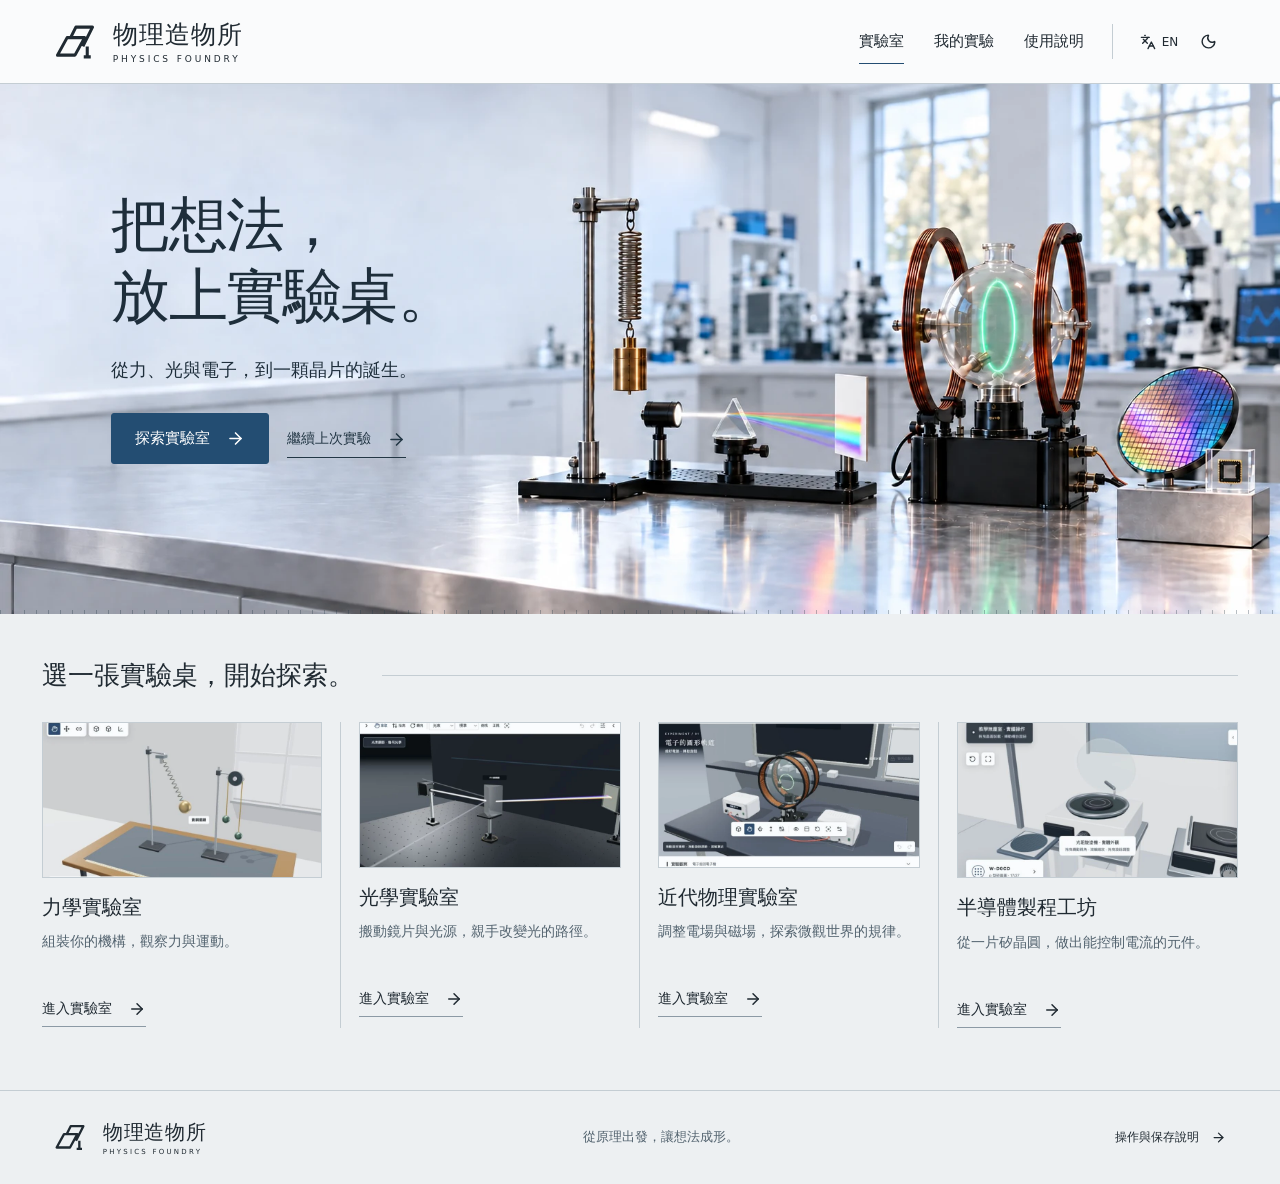
<file: index.html>
<!doctype html><html lang="zh-Hant"><head><meta charset="UTF-8"/><meta name="viewport" content="width=device-width,initial-scale=1"/><meta name="theme-color" content="#234d72"/><meta name="description" content="物理造物所：自由組裝力學、光學與近代物理實驗，並從矽晶圓探索半導體製程。免登入，在瀏覽器親手驗證想法。"/><link rel="icon" href="./favicon.svg"/><title>物理造物所 Physics Foundry · 把想法放上實驗桌</title>  <script type="module" crossorigin src="./assets/index-DYMVFHFy.js"></script>
  <link rel="stylesheet" crossorigin href="./assets/index-BuSdOHcG.css">
</head><body><div id="root"></div></body></html>
</file>
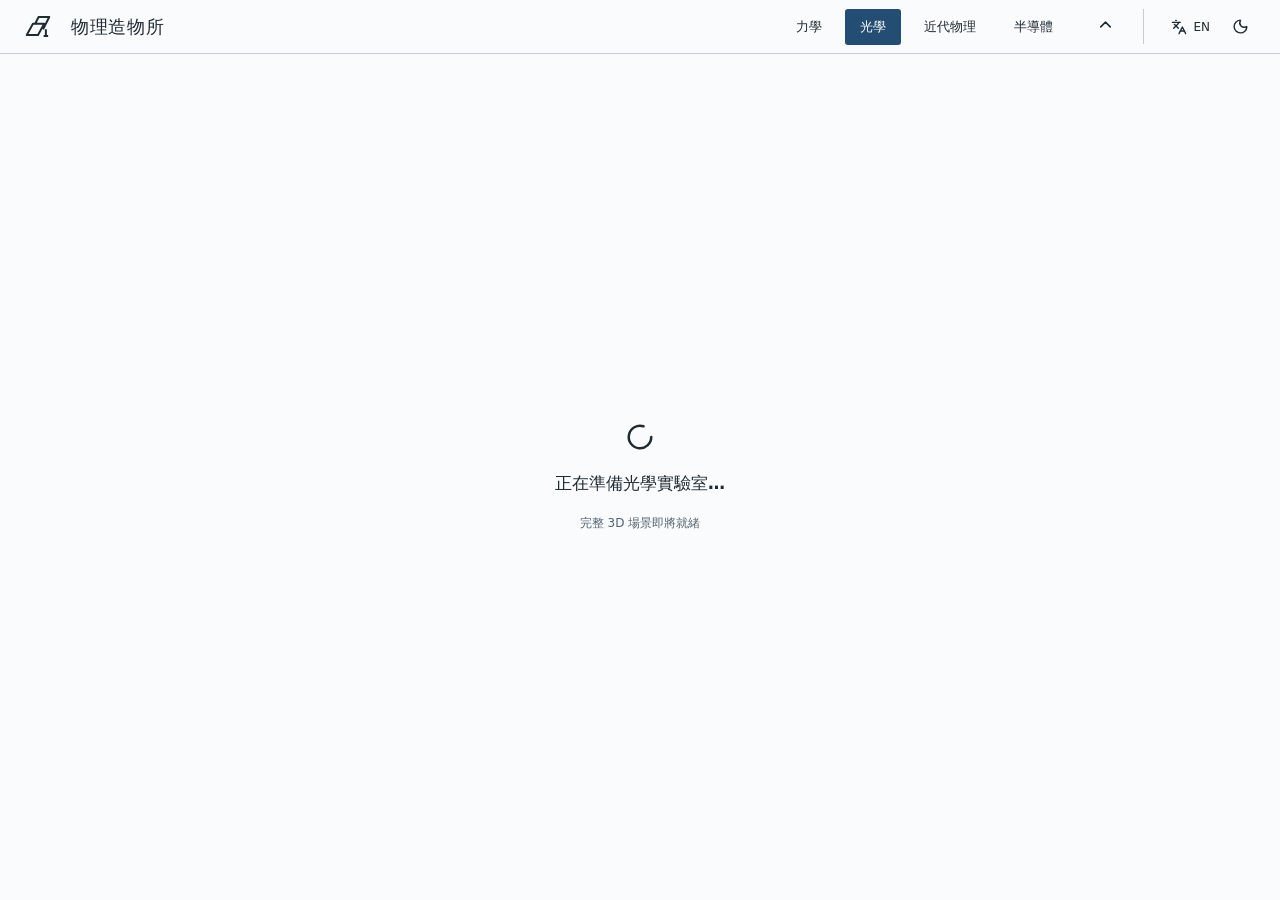
<file: labs/optics/index.html>
<!doctype html><html lang="zh-Hant"><head><meta charset="UTF-8"/><meta name="viewport" content="width=device-width, initial-scale=1.0"/><meta name="theme-color" content="#18584c"/><title>光學實驗室 · 自由組裝</title>  <script type="module" crossorigin src="./assets/index-BXV4e5vQ.js"></script>
  <link rel="stylesheet" crossorigin href="./assets/index-DErKtY2I.css">
</head><body><div id="root"></div></body></html>
</file>
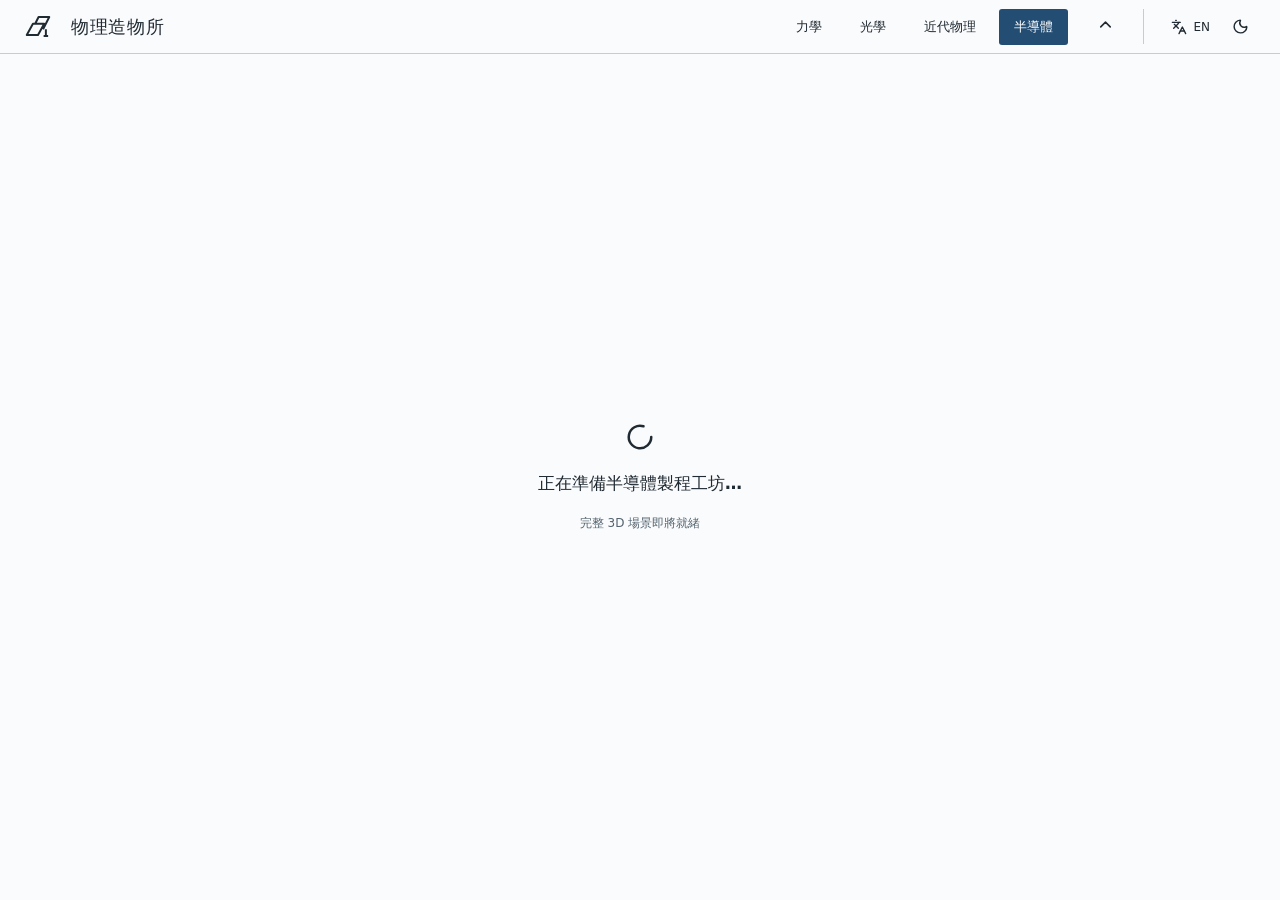
<file: labs/semiconductor/index.html>
<!doctype html>
<html lang="zh-Hant">
  <head>
    <meta charset="UTF-8" />
    <meta name="viewport" content="width=device-width,initial-scale=1" />
    <meta name="theme-color" content="#f5f3ee" />
    <meta
      name="description"
      content="在立體無塵室裡，親手把一片矽晶圓製作成可以測試的電晶體。"
    />
    <title>半導體製程工坊 · 從晶圓到電路</title>
    <link rel="icon" type="image/svg+xml" href="./favicon.svg" />
    <script type="module" crossorigin src="./assets/index-BID5xMq5.js"></script>
    <link rel="modulepreload" crossorigin href="./assets/three-BbEv1Eit.js">
    <link rel="stylesheet" crossorigin href="./assets/index-Dyik3NUe.css">
  </head>
  <body>
    <div id="root"></div>
  </body>
</html>
</file>
<file: assets/index-BuSdOHcG.css>
:root{color:var(--ui-ink);background:var(--ui-panel);font-synthesis:none;--paper:var(--ui-panel);--ink:var(--ui-ink);--green:var(--ui-accent);--muted:var(--ui-muted);--line:var(--ui-line);--serif:"Noto Serif TC","Songti TC","PMingLiU",serif;font-family:PingFang TC,Microsoft JhengHei,system-ui,sans-serif}*{box-sizing:border-box}body{margin:0}button,a,input,select{-webkit-tap-highlight-color:transparent}button{font:inherit;cursor:pointer}button:disabled{cursor:wait;opacity:.6}a{color:inherit;text-decoration:none}a:focus-visible,button:focus-visible{outline:3px solid var(--ui-focus);outline-offset:5px}button svg,a svg{flex-shrink:0}h1,h2,h3,p{margin:0}button{color:var(--ink)}.site-header{border-bottom:1px solid var(--ui-line);background:var(--paper);z-index:12;justify-content:space-between;align-items:center;height:84px;padding:0 4.2%;display:flex;position:relative}.brand{align-items:center;gap:17px;display:flex}.brand svg{fill:none;stroke:currentColor;stroke-width:3.5px;stroke-linejoin:round;width:42px;height:44px}.brand strong{font:700 25px/1.3 var(--serif);letter-spacing:.1em}.brand small{letter-spacing:.32em;margin-top:3px;font-size:9px;display:block}.brand.compact strong{font-size:20px}.brand.compact svg{width:32px;height:35px}.brand.compact small{font-size:7px}.desktop-nav{align-items:center;gap:40px;font-size:15px;font-weight:600;display:flex}.desktop-nav a{border-bottom:1px solid #0000;padding:12px 0}.desktop-nav a[aria-current=page]{border-color:var(--green)}.menu-button{background:0 0;border:0;padding:9px;display:none}.hero{height:35.5vw;min-height:530px;max-height:690px;position:relative;overflow:hidden}.hero-image{object-fit:cover;object-position:center;width:100%;height:100%;display:block}.hero-copy{z-index:2;position:absolute;top:20%;left:8.7%}.hero h1{font:700 clamp(44px,4.85vw,80px)/1.2 var(--serif);letter-spacing:.015em}.hero-copy>p{font:500 clamp(16px,1.42vw,23px)/1.65 var(--serif);margin-top:24px}.hero-actions{align-items:center;gap:30px;margin-top:28px;display:flex}.primary,.secondary{border:1px solid var(--green);border-radius:3px;justify-content:center;align-items:center;gap:16px;padding:15px 23px;font-size:15px;font-weight:600;display:inline-flex}.primary{color:var(--ui-on-accent);background:var(--green)}.secondary{background:0 0;padding:11px 17px}.text-link{border-bottom:1px solid var(--ink);align-items:center;gap:16px;padding:10px 0 8px;font-size:14px;font-weight:600;display:inline-flex}.text-link:hover svg,.saved-row:hover>svg{transform:translate(5px)}a svg{transition:transform .2s}.apparatus-links{pointer-events:none;position:absolute;inset:0}.apparatus-links>a{pointer-events:auto;outline-offset:-4px;justify-content:center;align-items:flex-end;width:11%;height:52%;display:flex;position:absolute;top:27%;transform:translate(-50%)}.apparatus-links span{background:var(--ui-panel);border:1px solid var(--ui-line);white-space:nowrap;opacity:0;border-radius:3px;align-items:center;gap:8px;padding:10px 13px;font-size:12px;transition:opacity .2s,transform .2s;display:flex;transform:translateY(6px)}.apparatus-links>a:hover span,.apparatus-links>a:focus-visible span{opacity:1;transform:translateY(0)}.labs-section{max-width:1660px;margin:auto;padding:42px 3.3% 62px;scroll-margin-top:25px}.section-heading{align-items:center;gap:28px;margin-bottom:27px;display:flex}.section-heading h2{font:700 clamp(24px,2.05vw,34px)/1.5 var(--serif)}.section-heading>span{background:var(--ui-surface);flex:1;height:1px}.lab-grid{grid-template-columns:repeat(4,minmax(0,1fr));display:grid}.lab-entry{border-right:1px solid var(--line);padding:0 18px}.lab-entry:first-child{padding-left:0}.lab-entry:last-child{border:0;padding-right:0}.lab-picture{aspect-ratio:1.8;background:var(--ui-surface);display:block;overflow:hidden}.lab-picture img{object-fit:cover;width:100%;height:100%;transition:transform .45s;display:block}.lab-entry:hover .lab-picture img{transform:scale(1.045)}.lab-entry h3{font:700 clamp(18px,1.58vw,27px)/1.45 var(--serif);margin:15px 0 7px}.lab-entry p{color:var(--ui-ink);min-height:52px;font-size:14px;line-height:1.85}.lab-entry .text-link{border-color:var(--lab-color);margin-top:9px}footer{border-top:1px solid var(--line);justify-content:space-between;align-items:center;gap:24px;padding:28px 4.2%;display:flex}footer>p{color:var(--muted);font-size:13px}footer>a:last-child{align-items:center;gap:12px;font-size:12px;display:flex}.inner-page{max-width:1200px;min-height:calc(100svh - 200px);margin:auto;padding:70px 5% 85px}.inner-page h1{font:700 clamp(32px,4vw,48px)/1.3 var(--serif)}.page-title{justify-content:space-between;align-items:center;gap:20px;margin-bottom:38px;display:flex}.page-title p,.intro{color:var(--muted);margin-top:17px;font-size:16px;line-height:1.9}.saved-list{border-top:1px solid var(--line)}.saved-row{border-bottom:1px solid var(--line);align-items:center;gap:24px;padding:24px 8px;display:flex}.saved-kind{flex-shrink:0;width:75px;font-size:13px;font-weight:700}.saved-row>div{flex:1}.saved-row h2{font-size:18px;line-height:1.5}.saved-row p{color:var(--muted);margin-top:7px;font-size:13px}.saved-row time{color:var(--muted);font-size:12px}.empty{text-align:center;border-top:1px solid var(--line);border-bottom:1px solid var(--line);padding:60px 20px}.empty>svg{color:var(--ui-muted)}.empty h2{font:700 25px var(--serif);margin:20px 0 12px}.empty p{color:var(--muted);font-size:14px}.empty .primary{margin-top:25px}.storage-note{border-left:3px solid var(--ui-line-strong);background:var(--ui-panel);margin-top:44px;padding:27px 30px}.storage-note h2{margin-bottom:12px;font-size:17px}.storage-note p{color:var(--ui-ink);margin-top:8px;font-size:14px;line-height:1.9}.help-steps{grid-template-columns:repeat(3,1fr);gap:34px;margin-top:45px;display:grid}.help-steps section{border-top:1px solid var(--line);padding-top:22px}.help-steps span{color:var(--ui-accent);font:24px var(--serif)}.help-steps h2{font:700 23px var(--serif);margin:17px 0}.help-steps p{color:var(--muted);font-size:14px;line-height:1.9}.help-catalog{margin-top:60px}.help-catalog>h2{font:700 27px var(--serif);margin-bottom:20px}.help-catalog>a{border-top:1px solid var(--line);align-items:center;gap:25px;padding:22px 0;display:flex}.help-catalog strong{min-width:170px;font-size:16px}.help-catalog span{color:var(--muted);flex:1;font-size:14px}.notice{color:var(--ui-warning);background:var(--ui-warning-bg);border:1px solid var(--ui-line);margin-bottom:25px;padding:16px 20px}.lab-site{background:var(--ui-surface);flex-direction:column;height:100svh;display:flex;overflow:hidden}.lab-site .site-header{flex-shrink:0;gap:20px;height:54px;padding:0 22px}.lab-site .brand strong{font-size:18px}.lab-site .brand small{display:none}.lab-site .brand svg{height:27px}.suite-tabs{align-items:center;gap:8px;margin-left:auto;display:flex}.suite-tabs a{border-radius:3px;padding:9px 15px;font-size:13px}.suite-tabs a[aria-current=page]{background:var(--green);color:var(--ui-on-accent)}.fold-button{background:0 0;border:0;padding:8px}.lab-container{flex:1;min-height:0;position:relative}.lab-container iframe{background:var(--ui-surface);border:0;width:100%;height:100%;display:block}.lab-loading{background:var(--ui-panel);z-index:5;flex-direction:column;justify-content:center;align-items:center;gap:20px;display:flex;position:absolute;inset:0}.lab-loading strong{font-size:17px}.lab-loading span{color:var(--muted);font-size:12px}.lab-alert{background:var(--ui-warning-bg);width:max-content;max-width:90vw;box-shadow:0 7px 35px var(--ui-shadow);border:1px solid var(--ui-accent);z-index:30;border-radius:6px;align-items:center;gap:16px;padding:17px 20px;font-size:14px;display:flex;position:fixed;top:66px;left:50%;transform:translate(-50%)}.lab-alert button,.lab-alert a{font:inherit;white-space:nowrap;background:0 0;border:0;padding:2px;text-decoration:underline}.folded>.site-header{display:none}.unfold{z-index:20;background:var(--ui-accent);color:var(--ui-on-accent);border:0;border-radius:0 0 5px 5px;align-items:center;gap:6px;padding:6px 12px;font-size:11px;display:flex;position:fixed;top:0;right:12px}.skip-link{z-index:100;background:var(--ui-panel);padding:12px;position:fixed;top:-100px;left:12px}.skip-link:focus{top:6px}.mobile-menu{display:none}.spin{animation:1.3s linear infinite spin}@keyframes spin{to{transform:rotate(360deg)}}@media (width<=1100px){.hero{height:500px;min-height:0}.hero-copy{top:22%;left:5%}.hero h1{font-size:50px}.hero-copy>p{max-width:320px;font-size:17px}.hero-actions{flex-wrap:wrap;gap:20px;max-width:365px}.hero .primary{padding:13px 17px}.hero .text-link{font-size:13px}.lab-entry{padding:0 13px}.lab-entry p{min-height:78px}.brand strong{font-size:22px}}@media (width<=760px){.site-header{height:72px;padding:0 22px}.brand{gap:11px}.brand strong{font-size:22px}.brand svg{width:33px;height:36px}.brand small{font-size:7px}.desktop-nav{display:none}.menu-button{justify-content:center;align-items:center;display:flex}.mobile-menu{background:var(--paper);z-index:40;border-bottom:1px solid var(--line);box-shadow:0 12px 18px var(--ui-shadow);flex-direction:column;padding:16px 24px;display:flex;position:absolute;top:72px;left:0;right:0}.mobile-menu a{padding:13px 6px;font-size:15px}.hero{flex-direction:column;height:auto;display:flex}.hero-image{aspect-ratio:1.6;object-fit:cover;object-position:right;order:2;height:auto;position:relative}.hero-copy{background:var(--paper);order:1;padding:37px 25px 26px;position:static}.hero h1{font-size:46px;line-height:1.24}.hero-copy>p{max-width:none;margin-top:18px;font-size:16px}.hero-actions{flex-wrap:wrap;gap:24px;max-width:none;margin-top:24px}.hero .text-link{font-size:13px}.apparatus-links{display:none}.labs-section{padding:30px 22px 45px}.section-heading{gap:15px;margin-bottom:24px}.section-heading h2{max-width:275px;font-size:24px}.lab-grid{grid-template-columns:repeat(2,minmax(0,1fr));gap:30px 16px}.lab-entry{border:0;padding:0!important}.lab-entry h3{margin:12px 0 5px;font-size:20px}.lab-entry p{min-height:76px;font-size:13px}.lab-entry .text-link{gap:12px;font-size:13px}.lab-picture{aspect-ratio:1.35}.lab-entry .text-link{margin-top:2px}footer{flex-wrap:wrap;gap:16px;padding:25px 22px}footer>p{display:none}footer .brand strong{font-size:18px}footer .brand small{font-size:6px}.inner-page{padding:38px 24px 55px}.page-title{flex-direction:column;align-items:flex-start;gap:20px}.page-title p{font-size:14px}.saved-row{flex-wrap:wrap;gap:13px;padding:21px 0}.saved-kind{width:60px;font-size:12px}.saved-row h2{font-size:16px}.saved-row p{font-size:12px}.saved-row time{display:none}.storage-note{padding:22px 19px}.help-steps{grid-template-columns:1fr;gap:28px}.help-catalog>a{grid-template-columns:1fr 24px;gap:12px;display:grid}.help-catalog span{grid-area:2/1}.help-catalog svg{grid-area:1/2}.lab-site .site-header{gap:10px;height:51px;padding:0 12px}.lab-site .brand strong{font-size:16px}.lab-site .brand svg{width:24px}.lab-site .brand{gap:7px}.suite-tabs{gap:0;overflow:auto}.suite-tabs a{white-space:nowrap;padding:9px;font-size:11px}.lab-site .fold-button{display:none}.lab-site .menu-button{padding:5px}.lab-site .menu-button svg{width:20px}.lab-site .mobile-menu{top:51px}.lab-alert{flex-wrap:wrap;gap:12px;width:92vw;max-width:92vw;font-size:13px;top:61px}.lab-alert span{flex:1;min-width:65%}}@media (width<=470px){.hero h1{font-size:42px}.hero-actions{gap:20px}.hero .primary{font-size:14px}.hero .text-link{font-size:12px}.lab-entry h3{font-size:18px}.section-heading h2{font-size:23px}.lab-site .brand span{display:none}.lab-site .brand svg{width:27px}.suite-tabs{flex:1;justify-content:space-evenly;margin-left:0}.suite-tabs a{padding:9px 8px}.empty{padding:35px 0}.empty p{line-height:1.8}}@media (prefers-reduced-motion:reduce){*,:before,:after{scroll-behavior:auto!important;transition:none!important;animation:none!important}}:root{--serif:"PingFang TC","Microsoft JhengHei",system-ui,sans-serif}.brand strong{letter-spacing:.04em}.site-header{gap:28px}.desktop-nav{gap:30px;margin-left:auto}.appearance-controls{border-left:1px solid var(--ui-line);flex-shrink:0;align-items:center;gap:4px;padding-left:18px;display:flex}.appearance-controls button{min-height:34px;color:var(--ui-ink);background:0 0;border:1px solid #0000;border-radius:3px;align-items:center;gap:6px;padding:8px;font-size:12px;display:flex}.appearance-controls button:hover{background:var(--ui-surface);border-color:var(--ui-line)}.primary:hover{background:var(--ui-accent-hover)}.hero-copy{color:#1e2e3b}.hero .primary{color:#fff;background:#234d72;border-color:#234d72}.hero .text-link{color:#233745;border-color:#233745}.hero h1{letter-spacing:-.03em;font-weight:650}.hero:after{content:"";opacity:.32;background:repeating-linear-gradient(90deg,#243846 0 1px,#0000 1px 12px);height:4px;position:absolute;bottom:0;left:0;right:0}.lab-entry h3{font-weight:650}.lab-picture{border:1px solid var(--ui-line)}.lab-entry .text-link{border-color:var(--ui-line-strong)}.help-steps span{font:500 22px ui-monospace,monospace}.lab-entry p,.storage-note p{color:var(--ui-muted)}.section-heading>span{background:var(--ui-line)}:root[data-theme=dark] .hero-image{filter:brightness(.78)}:root[data-theme=dark] .hero-copy{color:var(--ui-ink);border-left:2px solid var(--ui-accent);background:#17212be6;padding:24px;top:15%;left:7%}:root[data-theme=dark] .hero .text-link{color:var(--ui-ink);border-color:var(--ui-line-strong)}:root[data-theme=dark] .hero .primary{background:var(--ui-accent);color:var(--ui-on-accent)}:root:lang(en) .hero h1{max-width:450px;font-size:clamp(37px,4.3vw,69px)}:root:lang(en) .hero-copy>p{max-width:360px;font-size:17px}:root:lang(en) .hero-actions{flex-wrap:wrap;gap:18px;max-width:400px}:root:lang(en) .brand strong{letter-spacing:0;font-size:19px}:root:lang(en) .lab-entry p{min-height:100px}:root:lang(en) .lab-entry h3{min-height:64px;font-size:22px}:root:lang(en) .suite-tabs a{padding:8px 10px}@media (width<=900px){.site-header{gap:14px}.desktop-nav{gap:18px}.appearance-controls{padding-left:8px}.lab-site .brand span{display:none}}@media (width<=760px){.appearance-controls{margin-left:auto}.lab-site .appearance-controls{margin-left:0}.appearance-controls button{padding:6px}.appearance-controls button svg{width:15px}.hero-copy,:root[data-theme=dark] .hero-copy{background:var(--ui-panel);color:var(--ui-ink);border:0;padding:35px 24px 25px}.hero .text-link{color:var(--ui-ink);border-color:var(--ui-line-strong)}.hero h1{font-size:42px}.lab-site .brand{display:none}.lab-site .site-header{gap:3px}.lab-site .appearance-controls{padding-left:4px}.lab-site .appearance-controls button:first-child svg{display:none}:root:lang(en) .suite-tabs a{padding:8px 5px;font-size:10px}:root:lang(en) .lab-entry h3{min-height:48px;font-size:18px}:root:lang(en) .lab-entry p{min-height:122px}:root:lang(en) .brand strong{font-size:17px}.hero-actions{gap:15px}}@media (width>=1001px){.hero-copy{max-width:36%}:root[data-theme=dark] .hero-copy{width:36%;left:5%}.hero-actions{flex-wrap:wrap;gap:18px}.hero h1{font-size:clamp(40px,4.6vw,76px)}:root:lang(en) .hero h1{font-size:clamp(36px,4.1vw,66px)}}@media (width>=761px) and (width<=1000px){.hero{flex-direction:column;height:auto;max-height:none;display:flex}.hero-copy,:root[data-theme=dark] .hero-copy{background:var(--ui-panel);width:auto;max-width:none;color:var(--ui-ink);border:0;padding:32px 5%;position:static}.hero-image{aspect-ratio:2.2;object-fit:cover;object-position:right;order:2;height:auto}.hero h1,:root:lang(en) .hero h1{max-width:none;font-size:42px}.hero-copy>p,:root:lang(en) .hero-copy>p{max-width:none;margin-top:16px}.hero-actions,:root:lang(en) .hero-actions{gap:24px;max-width:none;margin-top:20px}.hero .text-link{color:var(--ui-ink);border-color:var(--ui-line-strong)}.apparatus-links{display:none}}:root{--lightningcss-light:initial;--lightningcss-dark: ;color-scheme:light;--ui-bg:#edf0f2;--ui-panel:#fafbfc;--ui-surface:#e6ebee;--ui-raised:#fff;--ui-line:#c4cdd3;--ui-line-strong:#8c9aa5;--ui-ink:#202a32;--ui-muted:#53636f;--ui-accent:#234d72;--ui-accent-hover:#183d5e;--ui-tint:#dae6ee;--ui-on-accent:#fff;--ui-overlay:#25313ce8;--ui-overlay-text:#f0f4f6;--ui-warning:#84540f;--ui-warning-bg:#fff1d8;--ui-danger:#a12e2e;--ui-danger-bg:#fbe7e7;--ui-success:#28664b;--ui-success-bg:#e2eee7;--ui-shadow:#10182025;--ui-focus:#297abd}:root[data-theme=dark]{--lightningcss-light: ;--lightningcss-dark:initial;color-scheme:dark;--ui-bg:#161c21;--ui-panel:#20282f;--ui-surface:#2a343d;--ui-raised:#263039;--ui-line:#414d58;--ui-line-strong:#647582;--ui-ink:#e5eaf0;--ui-muted:#acbac6;--ui-accent:#8eb9dc;--ui-accent-hover:#aecfe8;--ui-tint:#2d465b;--ui-on-accent:#122635;--ui-overlay:#151d24ef;--ui-overlay-text:#edf2f5;--ui-warning:#e8b868;--ui-warning-bg:#423422;--ui-danger:#f1a1a1;--ui-danger-bg:#452c30;--ui-success:#93c6aa;--ui-success-bg:#293c33;--ui-shadow:#0005;--ui-focus:#9ac5e8}:root{--paper:var(--ui-panel);--ink:var(--ui-ink);--green:var(--ui-accent);--accent:var(--ui-accent);--teal:var(--ui-accent);--muted:var(--ui-muted);--line:var(--ui-line);--border:var(--ui-line);--panel:var(--ui-panel);--surface:var(--ui-surface);--brass:var(--ui-accent)}body{color:var(--ui-ink);background:var(--ui-bg)}button,input,select,textarea{font-family:inherit}button{border-radius:3px}input[type=number],output,.readout,.metric-value{font-variant-numeric:tabular-nums;font-family:ui-monospace,SFMono-Regular,Consolas,monospace}input[type=range],input[type=checkbox]{accent-color:var(--ui-accent)}:focus-visible{outline-color:var(--ui-focus)}:root:lang(en) button{white-space:normal;line-height:1.25}:root:lang(en) .brand h1{letter-spacing:0;font-size:18px}:root:lang(en) .brand>span:last-child{letter-spacing:0}:root:lang(en) .topbar,:root:lang(en) .app-header{gap:12px}:root:lang(en) .field label{overflow-wrap:anywhere}.canvas-status,.canvas-hint,.scene-title,.scene-title input,.scene-title .scene-index,.scene-hint,.viewport-hint,.stage-hint,.toast{color:var(--ui-overlay-text)!important}.canvas-status,.canvas-hint,.scene-hint,.viewport-hint,.stage-hint,.toast{background:var(--ui-overlay)!important}.canvas-status .muted,.canvas-hint small,.scene-hint small,.scene-title small{color:#c3d1dc}button.primary,button.selected,.panel-tabs>button.active,.suite-tabs a[aria-current=page]{color:var(--ui-on-accent)}.lab-switcher{background:var(--ui-surface);color:var(--ui-ink);border-bottom:1px solid var(--ui-line)}.lab-switcher select{background:var(--ui-panel);color:var(--ui-ink);border-color:var(--ui-line)}.lab-switcher small{color:var(--ui-muted)}.observation-switch{background:var(--ui-panel);border:1px solid var(--ui-line)}.observation-switch button{color:var(--ui-muted)}.observation-switch button[aria-pressed=true]{background:var(--ui-accent);color:var(--ui-on-accent)}.scene-title p,.scene-status{color:var(--ui-overlay-text)}:root:lang(en) .panel-tabs{gap:2px;padding:10px 6px 8px}:root:lang(en) .panel-tabs>button:not(.icon-button){flex:1 1 0;min-width:0;padding:6px 3px;font-size:11px}:root:lang(en) .panel-tabs>.icon-button{min-width:25px;padding:4px}:root:lang(en) .library h3,:root:lang(en) .left-panel h3{letter-spacing:0}:root:lang(en) .canvas-hint{max-width:55%;line-height:1.65}.scene-bottom>span,.ws-stage-help,.ws-stage-controls,.ws-stage-controls button,.ws-stage-controls select,.task-chip,.task-chip small,.toast,.led-result,.timeline .now>span,.phase-rail .now span{color:var(--ui-overlay-text)}.task-chip small{color:#c3d1dc}.ws-connect i.positive{background:#be5246}.ws-connect i.negative{background:#202a32;border:1px solid #a5b1ba}.brand h1,.brand>span{font-family:inherit}.ws-stage-title{background:var(--ui-overlay);color:var(--ui-overlay-text);border-radius:3px;flex-wrap:wrap;width:max-content;max-width:calc(100% - 30px);padding:6px 9px}.ws-stage-title small{color:var(--ui-overlay-text)}.ws-header h1,.ws-name{letter-spacing:0;font-family:inherit}
</file>
<file: labs/optics/assets/index-DErKtY2I.css>
:root{color:var(--ui-ink);background:var(--ui-panel);font-synthesis:none;--accent:var(--ui-accent);--line:var(--ui-line);--muted:var(--ui-muted);--panel:var(--ui-panel);font-family:Noto Sans TC,-apple-system,BlinkMacSystemFont,Segoe UI,sans-serif;font-size:13px;font-weight:400}*{box-sizing:border-box}body{margin:0}button,input,select{font:inherit}button{min-height:33px;color:inherit;border:1px solid var(--line);cursor:pointer;white-space:nowrap;background:0 0;border-radius:4px;justify-content:center;align-items:center;gap:7px;padding:6px 11px;transition:background .15s;display:inline-flex}button:hover{background:var(--ui-panel)}button:disabled{cursor:default;opacity:.38}button svg{flex-shrink:0;width:16px;height:16px}button.primary{background:var(--accent);border-color:var(--accent);color:var(--ui-on-accent)}button.primary:hover{background:var(--ui-accent)}button.active{background:var(--ui-panel);color:var(--accent);border-color:#0000}button:focus-visible,input:focus-visible,select:focus-visible{outline:2px solid var(--ui-focus);outline-offset:2px}input,select{border:1px solid var(--ui-line);background:var(--ui-panel);min-width:0;color:var(--ui-ink);border-radius:3px;padding:7px 8px}input[type=number]{font-variant-numeric:tabular-nums;width:100%}input[type=range]{accent-color:var(--accent);max-width:120px;padding:0}h1,h2,h3,p{margin:0}h3{font-size:12px;font-weight:600}small,.muted{color:var(--muted);font-size:11px;line-height:1.7}.icon-button{background:0 0;border:0;min-width:29px;padding:6px}.plain-button{border:0;padding-left:0}.app{flex-direction:column;height:100dvh;min-height:520px;display:flex;overflow:hidden}.app-header{background:var(--ui-panel);border-bottom:1px solid var(--line);flex-shrink:0;align-items:center;gap:20px;height:66px;padding:0 20px;display:flex}.brand{flex-shrink:0;align-items:center;gap:11px;display:flex}.brand>svg{width:29px;height:32px;color:var(--accent)}h1{letter-spacing:1px;color:var(--accent);font-size:23px;font-weight:700}.experiment-name{border:0;border-left:1px solid var(--ui-line);background:0 0;border-radius:0;flex:1;min-width:130px;max-width:260px;padding-left:20px;font-size:15px}.header-actions{align-items:center;gap:7px;margin-left:auto;display:flex}.workspace{flex:1;grid-template-columns:218px minmax(0,1fr) 265px;min-height:0;display:grid}.workspace.left-closed{grid-template-columns:minmax(0,1fr) 265px}.workspace.right-closed{grid-template-columns:218px minmax(0,1fr)}.workspace.left-closed.right-closed{grid-template-columns:minmax(0,1fr)}.left-panel,.right-panel{background:var(--panel);flex-direction:column;min-height:0;display:flex}.left-panel{border-right:1px solid var(--line)}.right-panel{border-left:1px solid var(--line)}.panel-tabs{gap:4px;padding:12px 10px 8px;display:flex}.panel-tabs>button:not(.icon-button){background:var(--ui-panel);border:0;flex:1}.panel-tabs>button.active{background:var(--accent);color:var(--ui-on-accent)}.search{border:1px solid var(--line);background:var(--ui-panel);color:var(--muted);border-radius:4px;align-items:center;gap:7px;margin:4px 12px 8px;padding:0 9px;display:flex}.search input{border:0;width:100%;padding:9px 0;font-size:12px}.component-library{flex:1;padding:0 10px 12px;overflow:auto}.component-library h3{letter-spacing:1.4px;color:var(--ui-ink);padding:13px 4px 6px;font-size:10px}.component-row{border:0;border-bottom:1px solid var(--ui-line);border-radius:0;justify-content:flex-start;gap:10px;width:100%;min-height:45px;padding:8px 5px;font-size:12px}.component-row>svg:last-child{opacity:.3;margin-left:auto}.component-glyph{width:30px;height:30px;color:var(--ui-accent);flex-shrink:0;justify-content:center;align-items:center;display:flex}.component-glyph svg{width:26px;height:26px}.component-glyph svg path{fill:var(--ui-muted);stroke:var(--ui-accent);stroke-width:1.3px}.glyph-blocker svg path,.glyph-mount svg path{fill:var(--ui-ink)}.glyph-screen svg path{fill:var(--ui-on-accent)}.glyph-beam,.glyph-point,.glyph-object{color:#bc853b}.library-note{color:var(--ui-muted);border-top:1px solid var(--line);padding:14px;font-size:10px;line-height:1.8}.template-list{flex:1;padding:10px;overflow:auto}.new-scene{width:100%;color:var(--accent);background:var(--ui-panel);margin-bottom:10px}.template{text-align:left;white-space:normal;background:var(--ui-panel);width:100%;margin-bottom:9px;padding:13px;display:block}.template strong{margin:3px 0 7px;font-size:13px;display:block}.template small{letter-spacing:1px;font-size:10px}.template p{color:var(--ui-ink);font-size:11px;line-height:1.8}.main-stage{flex-direction:column;min-width:0;min-height:0;display:flex}.canvas-toolbar{border-bottom:1px solid var(--line);background:var(--ui-panel);flex-shrink:0;align-items:center;gap:3px;height:49px;padding:7px 10px;display:flex;overflow-x:auto}.canvas-toolbar button{border:0;min-height:30px;padding:5px 9px;font-size:11px}.divider{border-left:1px solid var(--line);height:20px;margin:0 7px}.toolbar-spacer{flex:1}.canvas-wrap{background:var(--ui-panel);flex:1;min-height:160px;position:relative;overflow:hidden}.viewport{position:absolute;inset:0}.canvas-loading{color:var(--ui-ink);place-items:center;font-size:12px;display:grid;position:absolute;inset:0}.viewport canvas{touch-action:none;display:block}.canvas-status{color:var(--ui-accent);pointer-events:none;background:#fbfcf9d9;border-radius:4px;align-items:center;gap:7px;padding:7px 10px;font-size:10px;display:flex;position:absolute;top:15px;left:18px}.dot{background:var(--ui-overlay);border-radius:50%;flex-shrink:0;width:6px;height:6px;display:inline-block}.dot.busy{background:var(--ui-line)}.canvas-hint{color:var(--ui-muted);pointer-events:none;background:var(--ui-panel);border-radius:3px;padding:4px 7px;font-size:10px;position:absolute;bottom:12px;left:18px}.panel-title{border-bottom:1px solid var(--line);justify-content:space-between;align-items:center;min-height:51px;padding:15px 17px;display:flex}.panel-title h2{text-overflow:ellipsis;white-space:nowrap;font-size:16px;font-weight:600;overflow:hidden}.inspector{padding:14px 17px 25px;overflow:auto}.field{justify-content:space-between;align-items:center;gap:10px;margin-bottom:9px;font-size:11px;display:flex}.field>span:first-child{min-width:50px;max-width:90px}.field>input,.input-unit{width:132px;min-width:0}.input-unit{align-items:center;gap:5px;display:flex}.input-unit input{text-align:right;height:31px;font-size:12px}.input-unit small{min-width:18px;font-size:10px}.field>input{width:132px}.inspector h3{border-top:1px solid var(--line);margin:20px 0 12px;padding-top:13px;font-size:12px}.item-actions{gap:6px;margin-top:13px;display:flex}.item-actions button{min-height:28px;padding:4px 9px;font-size:10px}.item-actions button:first-child{margin-right:auto}.model-note{color:var(--ui-ink);margin-top:14px;font-size:10px;line-height:1.9}.mount-select{align-items:center;gap:10px;margin-bottom:10px;font-size:11px;display:flex}.mount-select select{width:160px;font-size:11px}.check-row{align-items:center;gap:6px;margin-top:12px;font-size:11px;line-height:1.5;display:flex}.empty-inspector{color:var(--ui-ink);text-align:center;padding:45px 22px}.empty-inspector>svg{margin-bottom:14px}.empty-inspector p{margin:12px 0 18px;font-size:12px;line-height:1.9}.detector-panel{background:var(--ui-panel);border-top:1px solid var(--line);flex-shrink:0}.detector-header{border-bottom:1px solid var(--ui-line);align-items:center;gap:10px;height:40px;padding:0 13px;display:flex}.detector-header button{font-size:12px;font-weight:600}.detector-header select{max-width:220px;height:27px;padding:3px 6px;font-size:10px}.detector-header select:first-of-type,.detector-header .muted{margin-left:auto}.detector-body{align-items:center;gap:22px;min-height:139px;padding:13px 17px 8px;display:flex}.detector-image{object-fit:contain;background:var(--ui-overlay);border:1px solid var(--ui-line);image-rendering:auto;flex-shrink:0;width:125px;height:112px}.profile{min-width:80px;max-width:320px;color:var(--ui-ink);flex:1;font-size:10px}.profile svg{width:100%;max-height:90px;display:block}.profile>div{color:var(--ui-muted);justify-content:space-between;font-size:9px;display:flex}.detector-numbers{min-width:172px;margin:0}.detector-numbers>div{justify-content:space-between;align-items:center;gap:12px;margin-bottom:10px;display:flex}.detector-numbers dt{color:var(--ui-ink);font-size:10px}.detector-numbers dd{font-variant-numeric:tabular-nums;margin:0;font-size:18px}.detector-numbers dd.small-number{font-size:11px}.detector-numbers small{font-size:10px}.energy-line{color:var(--ui-ink);flex-wrap:wrap;justify-content:space-between;gap:15px;padding:4px 16px 9px;font-size:9px;display:flex}.snapshot-note{background:var(--ui-panel);color:var(--ui-accent);justify-content:space-between;gap:10px;padding:5px 16px;font-size:10px;display:flex}.scene-bar{border-top:1px solid var(--line);background:var(--ui-panel);flex-shrink:0;align-items:center;gap:15px;height:45px;padding:0 14px;display:flex}.scene-bar>strong{white-space:nowrap;font-size:11px}.scene-bar>strong span{color:var(--ui-muted);padding-left:3px}.object-list{flex:1;gap:6px;min-width:0;display:flex;overflow:auto}.object-list button{min-height:28px;padding:4px 9px;font-size:10px}.object-list .selected{background:var(--ui-panel);border-color:var(--ui-line-strong);color:var(--accent)}.object-list small{font-size:8px}.disabled-object{opacity:.45}.save-state{color:var(--ui-accent);white-space:nowrap;align-items:center;gap:5px;font-size:10px;display:flex}.save-state.failed{color:var(--ui-accent)}.toast{background:var(--ui-overlay);color:var(--ui-on-accent);box-shadow:0 5px 22px var(--ui-shadow);z-index:20;border-radius:6px;max-width:90vw;padding:13px 20px;font-size:12px;position:fixed;bottom:61px;left:50%;transform:translate(-50%)}.error-banner{z-index:35;background:var(--ui-danger-bg);border:1px solid var(--ui-line);max-width:90vw;color:var(--ui-danger);border-radius:4px;align-items:center;gap:12px;padding:8px 15px;font-size:12px;display:flex;position:fixed;top:74px;left:50%;transform:translate(-50%)}.scene-diagnostics{background:var(--ui-panel);color:var(--ui-accent);border-radius:4px;padding:10px 15px;font-size:11px;position:absolute;top:55px;left:18px;right:18px}.modal-backdrop{background:var(--ui-overlay);z-index:40;-webkit-backdrop-filter:blur(3px);backdrop-filter:blur(3px);justify-content:center;align-items:center;padding:20px;display:flex;position:fixed;inset:0}.modal{background:var(--ui-panel);width:560px;max-height:80vh;box-shadow:0 20px 80px var(--ui-shadow);border-radius:8px;padding:10px 22px 24px;overflow:auto}.modal .panel-title{margin-bottom:15px;padding:10px 0 15px}.saved-experiment{text-align:left;background:var(--ui-panel);gap:15px;width:100%;margin:8px 0;padding:14px;display:flex}.saved-experiment>span{flex-direction:column;flex:1;gap:5px;display:flex}.saved-experiment strong{font-size:13px}.modal p,.modal li{margin-bottom:9px;font-size:12px;line-height:1.9}.modal ol{padding-left:20px}.loading{height:100vh;color:var(--accent);flex-direction:column;justify-content:center;align-items:center;gap:15px;display:flex}@media (width>=1600px){.workspace{grid-template-columns:240px minmax(0,1fr) 280px}.workspace.left-closed{grid-template-columns:minmax(0,1fr) 280px}.workspace.right-closed{grid-template-columns:240px minmax(0,1fr)}.detector-image{width:160px;height:125px}.detector-body{gap:30px}.component-row{min-height:50px}}@media (width<=1150px){.app-header{gap:10px;padding:0 12px}.brand h1{font-size:19px}.brand>svg{width:23px}.experiment-name{padding-left:12px;font-size:12px}.header-actions{gap:4px}.header-actions button{padding:5px 8px;font-size:11px}.workspace{grid-template-columns:180px minmax(0,1fr) 230px}.workspace.left-closed{grid-template-columns:minmax(0,1fr) 230px}.workspace.right-closed{grid-template-columns:180px minmax(0,1fr)}.inspector{padding:12px}.detector-body{gap:12px;padding:10px}.detector-image{width:90px;height:95px}.detector-numbers{min-width:145px}.detector-numbers dd{font-size:14px}.canvas-toolbar button{padding:4px 6px;font-size:10px}.divider{margin:0 3px}.canvas-toolbar{padding:5px}.energy-line{gap:4px}.component-row{font-size:11px}}@media (width<=800px){.app{min-height:500px}.app-header{flex-wrap:wrap;gap:3px 9px;height:92px;padding:9px 12px}.brand h1{font-size:19px}.experiment-name{width:130px;max-width:none}.header-actions{justify-content:flex-end;width:100%}.header-actions button:first-child{margin-right:auto}.workspace,.workspace.left-closed,.workspace.right-closed{grid-template-columns:minmax(0,1fr)}.left-panel{z-index:12;width:215px;box-shadow:7px 0 20px var(--ui-shadow);position:absolute;top:92px;bottom:45px;left:0}.right-panel{z-index:13;width:245px;box-shadow:-7px 0 20px var(--ui-shadow);position:absolute;top:92px;bottom:45px;right:0}.detector-body{gap:10px}.profile{display:none}.detector-numbers{flex:1}.detector-header{gap:5px;padding:0 8px}.detector-header select{max-width:112px}.detector-header button{font-size:11px}.scene-bar{gap:8px;padding:0 9px}.scene-bar>strong{font-size:10px}.save-state{font-size:9px}.save-state>svg{display:none}.canvas-hint{font-size:9px;left:8px}.canvas-toolbar{gap:2px;overflow-x:auto}.canvas-toolbar button{gap:3px;font-size:10px}.toolbar-spacer{min-width:0}.brand>svg{height:23px}.canvas-status{top:10px;left:10px}.snapshot-note{flex-direction:column}.energy-line{font-size:8px}.modal-backdrop{padding:10px}.modal{max-height:85vh}}@media (prefers-reduced-motion:reduce){*{transition:none!important}}@media (width<=800px){.header-actions>button:first-child{gap:0;min-width:30px;font-size:0}.header-actions{gap:5px}}.canvas-wrap{background:var(--ui-overlay)}.canvas-status,.canvas-hint{background:var(--ui-overlay);color:var(--ui-muted);border:1px solid var(--ui-line-strong);-webkit-backdrop-filter:blur(8px);backdrop-filter:blur(8px)}.canvas-hint{max-width:calc(100% - 36px);font-size:11px;line-height:1.8}.canvas-hint span{color:var(--ui-muted);font-size:10px;display:block}.canvas-toolbar select{flex-shrink:0;min-width:68px;max-width:90px;padding:5px 7px;font-size:11px}.viewport[data-dragging=true]{box-shadow:inset 0 0 0 1px var(--ui-shadow)}.viewport canvas:focus-visible{outline:none}.handling-card{background:var(--ui-panel);border:1px solid var(--ui-line);border-radius:8px;margin:18px 0 12px;padding:13px 10px}.handling-card strong{font-size:12px}.handling-card p{color:var(--ui-ink);margin:7px 0 10px;font-size:11px;line-height:1.8}.handling-card>span{color:var(--ui-ink);margin-top:10px;font-size:10px;display:block}.handling-modes{gap:4px;display:flex}.handling-modes button{flex:1;gap:4px;padding:6px 3px;font-size:11px}.handling-modes svg{width:13px}.precision-panel{border-bottom:1px solid var(--line);padding:8px 0 14px}.precision-panel summary{cursor:pointer;color:var(--ui-ink);font-size:11px}.precision-panel[open] summary{color:var(--accent)}.image-display-control{color:var(--ui-ink);flex-wrap:wrap;align-items:center;gap:12px;padding:0 17px 6px;font-size:10px;display:flex}.image-display-control label{cursor:pointer;align-items:center;gap:5px;display:flex}.image-display-control input{accent-color:var(--accent)}.detector-image.samples{image-rendering:pixelated}.detector-image.smooth{image-rendering:auto;border-radius:3px}@media (width<=800px){.canvas-toolbar select{max-width:76px}.canvas-hint{font-size:10px;left:10px}.image-display-control{gap:6px}.canvas-toolbar button{flex-shrink:0}}:root{--lightningcss-light:initial;--lightningcss-dark: ;color-scheme:light;--ui-bg:#edf0f2;--ui-panel:#fafbfc;--ui-surface:#e6ebee;--ui-raised:#fff;--ui-line:#c4cdd3;--ui-line-strong:#8c9aa5;--ui-ink:#202a32;--ui-muted:#53636f;--ui-accent:#234d72;--ui-accent-hover:#183d5e;--ui-tint:#dae6ee;--ui-on-accent:#fff;--ui-overlay:#25313ce8;--ui-overlay-text:#f0f4f6;--ui-warning:#84540f;--ui-warning-bg:#fff1d8;--ui-danger:#a12e2e;--ui-danger-bg:#fbe7e7;--ui-success:#28664b;--ui-success-bg:#e2eee7;--ui-shadow:#10182025;--ui-focus:#297abd}:root[data-theme=dark]{--lightningcss-light: ;--lightningcss-dark:initial;color-scheme:dark;--ui-bg:#161c21;--ui-panel:#20282f;--ui-surface:#2a343d;--ui-raised:#263039;--ui-line:#414d58;--ui-line-strong:#647582;--ui-ink:#e5eaf0;--ui-muted:#acbac6;--ui-accent:#8eb9dc;--ui-accent-hover:#aecfe8;--ui-tint:#2d465b;--ui-on-accent:#122635;--ui-overlay:#151d24ef;--ui-overlay-text:#edf2f5;--ui-warning:#e8b868;--ui-warning-bg:#423422;--ui-danger:#f1a1a1;--ui-danger-bg:#452c30;--ui-success:#93c6aa;--ui-success-bg:#293c33;--ui-shadow:#0005;--ui-focus:#9ac5e8}:root{--paper:var(--ui-panel);--ink:var(--ui-ink);--green:var(--ui-accent);--accent:var(--ui-accent);--teal:var(--ui-accent);--muted:var(--ui-muted);--line:var(--ui-line);--border:var(--ui-line);--panel:var(--ui-panel);--surface:var(--ui-surface);--brass:var(--ui-accent)}body{color:var(--ui-ink);background:var(--ui-bg)}button,input,select,textarea{font-family:inherit}button{border-radius:3px}input[type=number],output,.readout,.metric-value{font-variant-numeric:tabular-nums;font-family:ui-monospace,SFMono-Regular,Consolas,monospace}input[type=range],input[type=checkbox]{accent-color:var(--ui-accent)}:focus-visible{outline-color:var(--ui-focus)}:root:lang(en) button{white-space:normal;line-height:1.25}:root:lang(en) .brand h1{letter-spacing:0;font-size:18px}:root:lang(en) .brand>span:last-child{letter-spacing:0}:root:lang(en) .topbar,:root:lang(en) .app-header{gap:12px}:root:lang(en) .field label{overflow-wrap:anywhere}.canvas-status,.canvas-hint,.scene-title,.scene-title input,.scene-title .scene-index,.scene-hint,.viewport-hint,.stage-hint,.toast{color:var(--ui-overlay-text)!important}.canvas-status,.canvas-hint,.scene-hint,.viewport-hint,.stage-hint,.toast{background:var(--ui-overlay)!important}.canvas-status .muted,.canvas-hint small,.scene-hint small,.scene-title small{color:#c3d1dc}button.primary,button.selected,.panel-tabs>button.active,.suite-tabs a[aria-current=page]{color:var(--ui-on-accent)}.lab-switcher{background:var(--ui-surface);color:var(--ui-ink);border-bottom:1px solid var(--ui-line)}.lab-switcher select{background:var(--ui-panel);color:var(--ui-ink);border-color:var(--ui-line)}.lab-switcher small{color:var(--ui-muted)}.observation-switch{background:var(--ui-panel);border:1px solid var(--ui-line)}.observation-switch button{color:var(--ui-muted)}.observation-switch button[aria-pressed=true]{background:var(--ui-accent);color:var(--ui-on-accent)}.scene-title p,.scene-status{color:var(--ui-overlay-text)}:root:lang(en) .panel-tabs{gap:2px;padding:10px 6px 8px}:root:lang(en) .panel-tabs>button:not(.icon-button){flex:1 1 0;min-width:0;padding:6px 3px;font-size:11px}:root:lang(en) .panel-tabs>.icon-button{min-width:25px;padding:4px}:root:lang(en) .library h3,:root:lang(en) .left-panel h3{letter-spacing:0}:root:lang(en) .canvas-hint{max-width:55%;line-height:1.65}.scene-bottom>span,.ws-stage-help,.ws-stage-controls,.ws-stage-controls button,.ws-stage-controls select,.task-chip,.task-chip small,.toast,.led-result,.timeline .now>span,.phase-rail .now span{color:var(--ui-overlay-text)}.task-chip small{color:#c3d1dc}.ws-connect i.positive{background:#be5246}.ws-connect i.negative{background:#202a32;border:1px solid #a5b1ba}.brand h1,.brand>span{font-family:inherit}.ws-stage-title{background:var(--ui-overlay);color:var(--ui-overlay-text);border-radius:3px;flex-wrap:wrap;width:max-content;max-width:calc(100% - 30px);padding:6px 9px}.ws-stage-title small{color:var(--ui-overlay-text)}.ws-header h1,.ws-name{letter-spacing:0;font-family:inherit}
</file>
<file: labs/semiconductor/assets/index-Dyik3NUe.css>
:root{color:var(--ui-ink);background:var(--ui-surface);font-synthesis:none;--paper:var(--ui-panel);--ink:var(--ui-ink);--muted:var(--ui-muted);--accent:var(--ui-accent);--line:var(--ui-line);--shadow:0 14px 44px var(--ui-shadow);font-family:Noto Sans TC,-apple-system,BlinkMacSystemFont,sans-serif;font-size:14px;font-weight:400}*{box-sizing:border-box}body{margin:0}button,input,select{font:inherit}button{cursor:pointer;color:inherit;background:0 0;border:0;justify-content:center;align-items:center;gap:8px;transition:background .18s,transform .18s,opacity .18s;display:inline-flex}button:disabled{cursor:not-allowed;opacity:.38}button:not(:disabled):active{transform:translateY(1px)}button:focus-visible,a:focus-visible,input:focus-visible,select:focus-visible{outline:2px solid var(--accent);outline-offset:4px}button:hover:not(:disabled){background:var(--ui-panel)}a{color:var(--accent)}.app{height:100dvh;min-height:540px;position:relative;overflow:hidden}.topbar{z-index:6;background:var(--ui-panel);border-bottom:1px solid var(--ui-line);height:76px;box-shadow:0 3px 15px var(--ui-shadow);justify-content:space-between;align-items:center;padding:0 34px;display:flex;position:absolute;inset:0 0 auto}.brand{color:var(--ui-ink);align-items:center;gap:13px;text-decoration:none;display:flex}.brand>span:last-child{letter-spacing:.05em;font-size:22px;font-weight:700;line-height:1.25}.brand small{letter-spacing:.28em;color:var(--ui-muted);margin-top:5px;font-size:8px;font-weight:500;display:block}.wafer-logo{color:var(--ui-accent);border:1.5px solid var(--ui-accent);border-radius:50%;place-items:center;width:37px;height:37px;display:grid;position:relative}.wafer-logo>svg:first-child{opacity:.5;position:absolute}.wafer-logo>svg:last-child{width:30px;height:30px}.top-actions{align-items:center;gap:17px;display:flex}.view-switch{background:var(--ui-panel);border-radius:8px;gap:3px;padding:4px;display:flex}.view-switch button{border-radius:5px;padding:9px 13px;font-size:13px}.view-switch button.active{color:var(--ui-accent);background:var(--ui-panel);box-shadow:0 2px 6px var(--ui-shadow)}.divider{background:var(--ui-surface);width:1px;height:24px}.quiet{padding:9px 5px;font-size:13px}.icon{border-radius:6px;width:36px;height:36px;padding:0}.studio{touch-action:none;position:absolute;inset:76px 0 91px}.studio canvas{width:100%;height:100%;display:block}.loading{background:var(--ui-panel);z-index:5;color:var(--ui-ink);flex-direction:column;justify-content:center;align-items:center;gap:13px;display:flex;position:absolute;inset:76px 0 91px}.loading strong{color:var(--ink);font-size:19px}.loading span{font-size:12px}.spin{animation:1.4s linear infinite spin}@keyframes spin{to{transform:rotate(360deg)}}.task-chip{background:var(--ui-overlay);border:1px solid var(--ui-line);color:var(--ui-on-accent);box-shadow:0 5px 16px var(--ui-shadow);pointer-events:none;border-radius:8px;align-items:center;gap:11px;padding:12px 17px;font-size:13px;display:flex;position:absolute;top:103px;left:30px}.task-chip small{color:var(--ui-muted);letter-spacing:.02em;margin-top:4px;font-size:10px;display:block}.dot{background:var(--ui-surface);width:6px;height:6px;box-shadow:0 0 0 4px var(--ui-shadow);border-radius:50%}.dot.working{background:var(--ui-surface);animation:1s infinite pulse}.camera-tools{gap:7px;display:flex;position:absolute;top:189px;left:30px}.camera-tools .icon{background:var(--ui-panel);box-shadow:0 3px 15px var(--ui-shadow);color:var(--ui-ink)}.control-panel{background:var(--ui-panel);width:320px;max-height:calc(100dvh - 217px);box-shadow:var(--shadow);border:1px solid var(--ui-line);z-index:3;border-radius:12px;transition:transform .3s;position:absolute;top:102px;right:28px}.panel-content{scrollbar-width:thin;scrollbar-color:var(--ui-muted) transparent;max-height:calc(100dvh - 217px);padding:23px 24px 17px;overflow:auto}.eyebrow{letter-spacing:.16em;color:var(--ui-muted);margin-bottom:8px;font-size:8px;font-weight:600}h1{letter-spacing:.02em;color:var(--ui-ink);margin:0 0 11px;font-size:22px;font-weight:700}.intro{color:var(--ui-ink);margin:0 0 18px;font-size:12px;line-height:1.9}.collapse{background:var(--ui-panel);border:1px solid #fff8;border-right:0;border-radius:6px 0 0 6px;width:25px;height:42px;position:absolute;top:24px;left:-25px}.panel-collapsed .control-panel{transform:translate(calc(100% + 28px))}.mode-row{border-bottom:1px solid var(--line);gap:22px;margin-bottom:13px;display:flex}.mode-row button{color:var(--ui-muted);border-bottom:2px solid #0000;border-radius:0;padding:0 0 9px;font-size:12px}.mode-row .chosen{color:var(--ui-accent);border-bottom-color:var(--ui-accent)}.program-label{color:var(--ui-muted);margin-bottom:18px;font-size:10px;display:block}.program-label select{background:var(--ui-panel);width:100%;color:var(--ui-ink);border:1px solid var(--ui-line);cursor:pointer;border-radius:5px;margin-top:5px;padding:10px 28px 10px 10px;font-size:12px;display:block}.next-link{text-align:left;width:100%;color:var(--ui-accent);background:var(--ui-panel);border-radius:4px;justify-content:space-between;margin:-5px 0 15px;padding:7px;font-size:11px}.range{margin:0 0 15px;display:block}.range>span:first-child{color:var(--ui-ink);justify-content:space-between;align-items:center;margin-bottom:4px;font-size:12px;display:flex}.range strong{font-variant-numeric:tabular-nums;font-size:12px;font-weight:500}.range small{color:var(--ui-muted);font-size:9px;font-weight:400}.range input{width:100%;height:16px;accent-color:var(--ui-accent);cursor:ew-resize;margin:4px 0 0}.bounds{justify-content:space-between;line-height:1;display:flex}.bounds small{font-size:9px}.handling{gap:8px;margin-top:17px;display:flex}.handling button{border:1px solid var(--ui-line);width:50%;color:var(--ui-ink);white-space:nowrap;border-radius:5px;padding:9px 6px;font-size:11px}.primary{background:var(--accent);color:var(--ui-on-accent);isolation:isolate;letter-spacing:.03em;border-radius:6px;width:100%;min-height:44px;margin-top:12px;padding:13px 16px;font-size:13px;font-weight:500;position:relative;overflow:hidden}.primary:hover:not(:disabled){background:var(--ui-accent)}.primary i{background:var(--ui-shadow);z-index:-1;transition:width 50ms;position:absolute;inset:0 auto 0 0}.load-status{color:var(--ui-muted);align-items:center;gap:6px;margin-top:10px;font-size:9px;display:flex}.load-status button{color:var(--ui-ink);margin-left:auto;padding:3px}.mini-dot{background:var(--ui-line);border-radius:50%;flex-shrink:0;width:5px;height:5px}.mini-dot.loaded{background:var(--ui-overlay)}.wafer-passport{background:var(--ui-panel);box-shadow:var(--shadow);z-index:2;border-radius:8px;width:237px;position:absolute;bottom:144px;left:30px;overflow:hidden}.passport-main{text-align:left;justify-content:flex-start;gap:13px;width:100%;padding:15px 16px}.passport-main>svg{color:var(--ui-ink);margin-left:auto}.passport-main strong{letter-spacing:.08em;font-size:12px}.passport-main small{color:var(--ui-muted);margin-top:5px;font-size:10px;display:block}.mini-wafer{border:1.5px solid var(--ui-accent);color:var(--ui-accent);border-radius:50%;place-items:center;width:35px;height:35px;display:grid}.passport-progress{background:var(--ui-surface);height:3px}.passport-progress i{background:var(--ui-overlay);height:100%;transition:width .5s;display:block}.scene-tip{color:var(--ui-ink);text-shadow:0 1px 3px var(--ui-shadow);align-items:center;gap:8px;font-size:9px;display:flex;position:absolute;bottom:111px;left:32px}.scene-tip b{color:var(--ui-muted);font-weight:400}.scene-tip button{padding:0;font-size:9px;text-decoration:underline}.station-nav{background:var(--ui-panel);z-index:5;border-top:1px solid var(--ui-line);justify-content:center;align-items:stretch;gap:16px;height:91px;padding:0 50px;display:flex;position:absolute;inset:auto 0 0}.station-nav button{min-width:90px;color:var(--ui-muted);border-radius:0;flex:1;gap:12px;max-width:145px;padding:0 15px;font-size:15px;position:relative}.station-nav button>small{color:var(--ui-muted);letter-spacing:.1em;font-size:7px;position:absolute;top:14px;right:17px}.station-nav .selected{color:var(--ui-accent)}.station-nav .selected:after{content:"";background:var(--ui-accent);border-radius:2px;width:65%;height:3px;position:absolute;bottom:14px}.save-status{color:var(--ui-ink);font-size:9px;position:absolute;bottom:107px;right:29px}.toast{background:var(--ui-overlay);color:var(--ui-on-accent);box-shadow:0 6px 24px var(--ui-shadow);z-index:15;border-radius:8px;align-items:center;gap:10px;width:max-content;max-width:min(640px,90vw);padding:14px 21px;font-size:12px;line-height:1.7;animation:.25s appear;display:flex;position:absolute;bottom:112px;left:50%;transform:translate(-50%)}.toast svg{flex-shrink:0}@keyframes appear{0%{opacity:0;translate:0 6px}}.cut-note{background:var(--ui-panel);border:1px solid var(--ui-line);color:var(--ui-ink);border-radius:5px;gap:9px;margin:0 0 15px;padding:10px;font-size:10px;line-height:1.7;display:flex}.cut-note svg{flex-shrink:0}.material-key{background:var(--ui-panel);box-shadow:var(--shadow);color:var(--ui-ink);border-radius:6px;flex-direction:column;gap:7px;max-height:calc(100% - 470px);padding:13px 15px;font-size:10px;display:flex;position:absolute;top:246px;left:30px;overflow:auto}.material-key span{align-items:center;gap:9px;display:flex}.material-key i{width:10px;height:10px;box-shadow:inset 0 0 0 1px var(--ui-shadow);border-radius:2px}.readout{color:var(--ui-ink);justify-content:space-between;align-items:center;margin:7px 0 15px;font-size:11px;display:flex}.readout span small{color:var(--ui-muted);font-size:8px;line-height:1.8;display:block}.readout strong{color:var(--ui-ink);font-variant-numeric:tabular-nums;font-size:20px;font-weight:500}.readout strong small{font-size:10px}.curve{background:var(--ui-panel);border:1px solid var(--ui-line);border-radius:5px;padding:6px 7px 1px}.curve svg{width:100%;display:block}.validation{color:var(--ui-accent);background:var(--ui-panel);border-radius:5px;align-items:flex-start;gap:8px;padding:11px;font-size:10px;line-height:1.8;display:flex}.validation svg{flex-shrink:0}.validation.valid{background:var(--ui-panel);color:var(--ui-accent)}.text-button{color:var(--ui-accent);justify-content:flex-start;padding:9px 0;font-size:10px}.led-result{background:var(--ui-overlay);color:var(--ui-muted);border-radius:5px;align-items:center;gap:9px;margin-bottom:12px;padding:13px 11px;font-size:10px;display:flex}.led-result i{background:var(--ui-surface);border-radius:50%;width:12px;height:12px;transition:box-shadow .1s,opacity .1s;display:block}.led-result strong{margin-left:auto}.modal-shade{background:var(--ui-overlay);-webkit-backdrop-filter:blur(8px);backdrop-filter:blur(8px);z-index:30;justify-content:center;align-items:center;padding:25px;display:flex;position:fixed;inset:0}.modal{background:var(--paper);width:590px;max-width:100%;max-height:87dvh;box-shadow:0 30px 80px var(--ui-shadow);border-radius:12px;padding:25px 28px;overflow:auto}.modal>header{justify-content:space-between;align-items:center;margin-bottom:18px;display:flex}.modal h2{margin:0;font-size:20px}.modal p{color:var(--ui-ink);font-size:12px;line-height:1.95}.modal .muted{color:var(--ui-muted);font-size:10px;line-height:1.9}.modal-actions{gap:12px;margin-top:20px;display:flex}.modal-actions>button{border:1px solid var(--ui-line);border-radius:6px;flex:1;padding:11px 14px;font-size:12px}.modal-actions .primary{border:0;margin:0}.settings-list>label{border-bottom:1px solid var(--ui-line);justify-content:space-between;align-items:center;gap:20px;padding:17px 0;font-size:13px;display:flex}.settings-list small{color:var(--ui-muted);margin-top:5px;font-size:10px;display:block}.settings-list input{accent-color:var(--ui-accent);width:17px;height:17px}.history-head{justify-content:space-between;align-items:center;margin-bottom:16px;font-size:12px;display:flex}.history-head small{color:var(--ui-muted);margin-top:5px;font-size:10px;display:block}.history-head button{border:1px solid var(--ui-line);border-radius:5px;padding:9px}.timeline{max-height:46dvh;margin:0;padding:0;list-style:none;overflow:auto}.timeline li{border-left:1px solid var(--ui-line);align-items:center;gap:13px;margin-left:12px;padding:10px 9px;display:flex;position:relative}.timeline li>span{width:23px;height:23px;color:var(--ui-muted);background:var(--ui-panel);border:1px solid var(--ui-line);border-radius:50%;flex-shrink:0;place-items:center;margin-left:-21px;font-size:9px;display:grid}.timeline li strong{color:var(--ui-muted);font-size:12px;font-weight:400}.timeline li small{color:var(--ui-muted);margin-top:4px;font-size:9px;display:block}.timeline li>button{color:var(--ui-muted);margin-left:auto;padding:5px}.timeline .done>span{background:var(--ui-panel);color:var(--ui-accent)}.timeline .done strong{color:var(--ui-accent)}.timeline .now>span{background:var(--ui-overlay);color:var(--ui-on-accent);border-color:var(--ui-accent)}.timeline .now strong{color:var(--ui-accent);font-weight:500}.about-grid{grid-template-columns:1fr 1fr;gap:18px;margin-top:25px;display:grid}.about-grid>div{background:var(--ui-panel);border-radius:6px;padding:17px}.about-grid svg{width:21px;height:21px;color:var(--ui-accent);margin-bottom:10px;display:block}.about-grid strong{font-size:12px}.about-grid p{margin-bottom:0;font-size:10px}.specs{grid-template-columns:1fr 1.5fr;gap:12px;margin:22px 0;font-size:11px;line-height:1.7;display:grid}.specs dt{color:var(--ui-muted)}.specs dd{color:var(--ui-accent);margin:0}.fault{background:var(--ui-panel);border-radius:4px;padding:8px 11px;color:var(--ui-accent)!important;font-size:11px!important}.scene-error{background:var(--ui-danger-bg);text-align:center;z-index:20;flex-direction:column;justify-content:center;align-items:center;gap:20px;padding:40px;display:flex;position:absolute;inset:0}@media (width>=1600px){.control-panel{width:350px;top:110px;right:38px}.panel-content{padding:29px}.task-chip{top:111px;left:38px}.camera-tools{top:198px;left:38px}.panel-collapsed .control-panel{transform:translate(calc(100% + 38px))}.intro{font-size:13px}.range{margin-bottom:20px}.handling{margin-top:20px}.topbar{height:80px}.studio{top:80px}}@media (width<=1050px){.topbar{padding:0 22px}.brand>span:last-child{font-size:18px}.control-panel{width:290px;right:19px}.panel-content{padding:20px}.station-nav{gap:0;padding:0 20px}.station-nav button{gap:8px;min-width:70px;padding:0 8px;font-size:13px}.station-nav button svg{width:20px}.task-chip,.camera-tools{left:22px}.wafer-passport{width:213px;left:22px}.panel-collapsed .control-panel{transform:translate(calc(100% + 19px))}.top-actions{gap:12px}}@media (width<=700px){.app{min-height:500px}.topbar{height:62px;padding:0 13px}.brand{gap:8px}.brand>span:last-child{font-size:15px}.brand small{letter-spacing:.13em;margin-top:4px;font-size:6px}.wafer-logo{width:29px;height:29px}.wafer-logo svg{width:22px!important;height:22px!important}.top-actions{gap:4px}.divider,.quiet span{display:none}.quiet{padding:8px}.view-switch{padding:3px}.view-switch button{gap:4px;padding:7px;font-size:11px}.view-switch button svg{width:14px}.icon{width:30px}.studio{inset:62px 0 77px}.task-chip{padding:10px 12px;font-size:11px;top:77px;left:13px}.task-chip small{font-size:8px}.camera-tools{gap:5px;top:145px;left:13px}.control-panel{border-radius:10px;width:265px;max-height:51dvh;top:auto;bottom:110px;right:12px}.panel-content{max-height:51dvh;padding:17px 18px}.control-panel .collapse{width:23px;top:14px;left:-23px}.panel-collapsed .control-panel{transform:translate(calc(100% + 12px))}.eyebrow{margin-bottom:5px;font-size:7px}h1{font-size:19px}.intro{margin-bottom:12px;font-size:10px}.program-label{margin-bottom:13px}.range{margin-bottom:12px}.range>span:first-child{font-size:11px}.primary{font-size:12px}.wafer-passport{width:157px;top:199px;bottom:auto;left:13px}.passport-main{gap:8px;padding:11px}.passport-main strong{font-size:10px}.passport-main small{font-size:8px}.mini-wafer{width:27px;height:27px}.mini-wafer svg{width:21px}.station-nav{justify-content:flex-start;gap:0;height:77px;padding:0 5px;overflow-x:auto}.station-nav button{flex-direction:column;flex:none;gap:5px;width:12.5%;min-width:62px;padding:10px 5px;font-size:10px}.station-nav button>small{display:none}.station-nav .selected:after{height:2px;bottom:4px}.station-nav button>svg{width:19px;height:19px}.scene-tip{gap:5px;font-size:8px;bottom:88px;left:13px}.scene-tip button{font-size:8px}.save-status{display:none}.toast{max-width:calc(100vw - 25px);padding:12px 15px;font-size:11px;bottom:84px}.material-key{max-height:calc(100% - 400px);padding:9px 10px;font-size:8px;top:276px;left:13px}.modal-shade{padding:13px}.modal{max-height:90dvh;padding:20px}.modal h2{font-size:18px}.about-grid{gap:10px}.about-grid>div{padding:12px}.loading{inset:62px 0 77px}}@media (prefers-reduced-motion:reduce){*,:before,:after{transition:none!important;animation-duration:0s!important}}.backup-json{resize:vertical;border:1px solid var(--ui-line);width:100%;height:105px;color:var(--ui-ink);background:var(--ui-panel);border-radius:6px;padding:12px;font:10px/1.7 monospace;overflow:auto}.phase-card{border-top:1px solid var(--line);margin:16px 0;padding:14px 0 8px}.phase-card-top{color:var(--ui-ink);letter-spacing:.04em;justify-content:space-between;align-items:center;font-size:11px;display:flex}.phase-card-top span{color:var(--ui-accent)}.phase-card h2{margin:8px 0 12px;font-size:20px;font-weight:600}.phase-card p{color:var(--ui-ink);margin:12px 0 4px;font-size:12px;line-height:1.7}.phase-rail{gap:3px;margin:0;padding:0;list-style:none;display:flex}.phase-rail li{text-align:center;color:var(--ui-muted);flex-direction:column;flex:1;align-items:center;gap:5px;display:flex;position:relative}.phase-rail li:before{content:"";background:var(--ui-surface);z-index:0;width:100%;height:1px;position:absolute;top:10px}.phase-rail span{z-index:1;border:1px solid var(--ui-line);background:var(--ui-panel);border-radius:50%;place-items:center;width:21px;height:21px;font-size:10px;display:grid;position:relative}.phase-rail small{max-width:40px;font-size:9px;line-height:1.5}.phase-rail .now{color:var(--ui-accent)}.phase-rail .now span{background:var(--ui-overlay);border-color:var(--ui-accent);color:var(--ui-on-accent);box-shadow:0 0 0 3px var(--ui-shadow)}.phase-rail .done span{background:var(--ui-panel);border-color:var(--ui-line);color:var(--ui-accent)}.has-observer .intro{display:none}.observation{z-index:4;border:1px solid var(--ui-line);background:var(--ui-panel);width:min(390px,100vw - 370px);max-height:calc(100dvh - 218px);box-shadow:0 14px 42px var(--ui-shadow);scrollbar-width:thin;scrollbar-color:var(--ui-muted) transparent;border-radius:14px;position:absolute;bottom:112px;left:24px;overflow:auto}.observation header{z-index:2;background:var(--ui-panel);border-bottom:1px solid var(--ui-line);justify-content:space-between;align-items:center;height:44px;padding:0 12px 0 17px;display:flex;position:sticky;top:0}.observation header>span,.observation header>div{align-items:center;gap:7px;display:flex}.observation header strong{font-size:13px}.observation header small{color:var(--ui-muted);border-left:1px solid var(--ui-line);padding-left:8px;font-size:10px}.observation .icon{width:28px;height:28px;padding:0}.solvent-state{color:var(--ui-ink);align-items:center;gap:8px;margin:10px 15px;font-size:10px;display:flex}.solvent-state meter{flex:1;min-width:40px}.solvent-state strong{font:12px ui-monospace,monospace}.observation-heading{justify-content:space-between;align-items:center;padding:10px 16px;display:flex}.observation-heading>span{color:var(--ui-muted);font-size:10px}.observation-heading b{color:var(--ui-ink);margin-top:3px;font-size:15px;font-weight:600;display:block}.compare-switch{border:1px solid var(--ui-line);border-radius:6px;gap:2px;padding:2px;display:flex}.compare-switch button{border-radius:4px;padding:5px 8px;font-size:10px}.compare-switch .active{background:var(--ui-surface);color:var(--ui-accent)}.observation canvas{width:100%;display:block}.observation canvas:first-of-type{height:136px}.observation canvas:nth-of-type(2){height:132px}.observation .align-surface{cursor:move;touch-action:none}.section-control{background:var(--ui-panel);align-items:center;gap:6px;padding:7px 14px;font-size:10px;display:flex}.section-control button{border-radius:4px;padding:4px 6px;font-size:10px}.section-control .active{background:var(--ui-panel);color:var(--ui-accent)}.section-control small{color:var(--ui-muted);margin-left:auto;font-size:9px}.observation-metrics{border-top:1px solid var(--ui-line);border-bottom:1px solid var(--ui-line);grid-template-columns:1fr 1fr;gap:10px;margin:0 15px;padding:8px 0;display:grid}.observation-metrics>span{color:var(--ui-ink);font-size:10px}.observation-metrics strong{color:var(--ui-ink);margin-top:3px;font:500 20px ui-monospace,monospace;display:block}.observation-metrics strong small{color:var(--ui-muted);font-size:11px;font-weight:400}.material-legend{color:var(--ui-ink);flex-wrap:wrap;gap:5px 10px;padding:8px 15px;font-size:9px;display:flex}.material-legend span{align-items:center;gap:4px;display:flex}.material-legend i{border-radius:2px;width:7px;height:7px}.observation footer{align-items:center;gap:10px;padding:0 15px 12px;display:flex}.observation footer p{color:var(--ui-ink);margin:0;font-size:11px;line-height:1.6}.observation footer button{border:1px solid var(--ui-line);border-radius:6px;flex-direction:column;flex-shrink:0;gap:3px;padding:9px;font-size:11px}.observation.expanded{width:auto;max-height:none;inset:92px 350px 110px 24px}.observation.expanded canvas:first-of-type{height:auto;max-height:34vh}.observation.expanded canvas:nth-of-type(2){height:auto;max-height:27vh}.open-observation{z-index:4;background:var(--ui-panel);box-shadow:var(--shadow);border:1px solid var(--ui-line);border-radius:10px;padding:11px 16px;font-size:12px;position:absolute;bottom:112px;left:24px}.has-observer .wafer-passport{top:181px;bottom:auto}.has-observer .wafer-passport .passport-main{padding:10px 13px}.has-observer .wafer-passport .passport-main .mini-wafer{display:none}.practice-entry{border:1px solid var(--ui-line);background:var(--ui-panel);text-align:left;border-radius:10px;justify-content:flex-start;width:100%;margin:12px 0;padding:14px!important}.practice-entry span{flex:1}.practice-entry strong,.practice-entry small{display:block}.practice-entry strong{font-size:14px}.practice-entry small{color:var(--ui-muted);margin-top:5px;font-size:11px}.unmeasured{background:var(--ui-panel);color:var(--ui-ink);border-radius:7px;padding:15px;font-size:12px;line-height:1.8}.measurement-label{color:var(--ui-ink);font-size:10px;display:block}@media (width>=761px) and (height<=700px){.observation{max-height:calc(100dvh - 205px);bottom:105px}.observation canvas:first-of-type,.observation canvas:nth-of-type(2){height:110px}.has-observer .wafer-passport{display:none}.phase-card{margin:10px 0;padding-top:10px}.phase-card p{font-size:11px}.phase-card h2{font-size:17px}}@media (width<=760px){.observation,.observation.expanded{width:auto;max-height:calc(100dvh - 190px);inset:auto 12px 90px}.observation.expanded{max-height:none;top:82px}.observation canvas:first-of-type{height:142px}.observation canvas:nth-of-type(2){height:132px}.has-observer .control-panel{visibility:hidden;pointer-events:none}.has-observer .wafer-passport{display:none}.open-observation{padding:10px 12px;font-size:11px;bottom:98px;left:12px}.observation header strong{font-size:12px}.observation footer p{font-size:10px}.section-control{gap:2px;padding:7px 9px}.section-control small{font-size:8px}.has-observer .task-chip{display:none}}@media (width>=761px) and (width<=1200px){.observation:not(.expanded){width:340px}.observation-heading{padding:9px 12px}.observation-heading b{font-size:14px}}@media (width>=761px) and (width<=1000px){.has-observer .control-panel{visibility:hidden;pointer-events:none}.observation:not(.expanded){width:360px}.observation.expanded{right:24px}.has-observer .wafer-passport{display:none}}.phase-pause{border:1px solid var(--ui-line);width:100%;color:var(--ui-accent);background:var(--ui-panel);border-radius:6px;margin-top:8px;padding:9px;font-size:12px}.equipment-caption{pointer-events:none;text-align:center;border:1px solid var(--ui-line);background:var(--ui-panel);max-width:420px;color:var(--ui-ink);z-index:2;-webkit-backdrop-filter:blur(8px);backdrop-filter:blur(8px);border-radius:8px;padding:9px 16px;font-size:12px;position:absolute;bottom:132px;left:50%;transform:translate(-50%)}.equipment-caption small{color:var(--ui-muted);margin-top:4px;font-size:10px;line-height:1.5;display:block}.equipment-loading{background:var(--ui-panel);border-radius:8px;padding:10px 18px;font-size:12px;position:absolute;top:110px;left:50%;transform:translate(-50%)}.scene-error{background:var(--ui-danger-bg);z-index:5;text-align:center;border-radius:14px;padding:28px;position:absolute;inset:30% 20%}.scene-error button{background:var(--ui-danger-bg);color:var(--ui-danger);border-radius:6px;padding:12px}.observation-tabs{background:var(--ui-panel);border-radius:7px;gap:3px;margin:0 12px;padding:3px;display:flex}.observation-tabs button{border-radius:5px;flex:1;padding:7px 3px;font-size:11px}.observation-tabs button[aria-selected=true]{background:var(--ui-panel);box-shadow:0 1px 4px var(--ui-shadow);color:var(--ui-accent)}.observation .mechanism-canvas{aspect-ratio:720/370;width:100%;height:auto!important;max-height:none!important}.lesson-purpose{padding:10px 16px 6px}.lesson-purpose b{color:var(--ui-ink);font-size:10px;font-weight:500}.lesson-purpose p{color:var(--ui-ink);margin:3px 0;font-size:12px;line-height:1.6}.observation .legacy-metrics{display:none}.observation-metrics strong{font-size:16px}.scale-caption{color:var(--ui-ink);margin:9px 0;padding:0 16px;font-size:10px;line-height:1.5}.material-legend button{border:1px solid #0000;border-radius:4px;align-items:center;gap:4px;padding:3px;display:inline-flex}.material-legend button[aria-pressed=true]{border-color:var(--ui-line-strong);background:var(--ui-panel)}.material-role{background:var(--ui-panel);color:var(--ui-accent);border-radius:5px;margin:0 16px 8px;padding:8px;font-size:11px;line-height:1.7}.node-explanation{margin:8px 16px;font-size:11px;line-height:1.65}.node-explanation summary{cursor:pointer;color:var(--ui-accent);padding:5px 0}.node-explanation p{color:var(--ui-accent);margin:7px 0}.phase-parameters{flex-direction:column;gap:0;display:flex}.phase-parameters .range{margin:8px 0}.contact-retry{background:var(--ui-panel);border-radius:6px;margin-bottom:10px;padding:10px;font-size:12px}.practice-grid{grid-template-columns:1fr 1fr;gap:7px;display:grid}.practice-grid button{text-align:left;background:var(--ui-panel);border-radius:8px;gap:9px;padding:12px;display:flex}.practice-grid b{color:var(--ui-accent);font-size:17px}.practice-grid span{font-size:12px;line-height:1.5}.practice-grid small{color:var(--ui-muted);margin-top:3px;font-size:10px;display:block}.replay-entry{color:var(--ui-accent);background:var(--ui-panel);border-radius:5px;margin:5px 0;padding:5px 9px;font-size:11px!important;display:block!important}.replay-panel .observation,.replay-panel .observation.expanded{width:100%;max-height:none;box-shadow:none;margin-top:12px;position:relative;inset:auto}.replay-panel .observation header{position:static}.replay-controls{grid-template-columns:1fr auto;gap:10px;font-size:12px;display:grid}.replay-controls strong,.replay-controls small{grid-column:1/-1}.replay-controls select{border:1px solid var(--ui-line);background:var(--ui-panel);border-radius:5px;grid-column:1/-1;padding:8px}.replay-controls label{align-items:center;gap:7px;display:flex}.replay-controls input{width:100%;accent-color:var(--ui-accent)}.replay-controls button{background:var(--ui-overlay);color:var(--ui-on-accent);border-radius:6px;padding:7px 12px}.replay-controls small{color:var(--ui-muted)}@media (width<=760px){.equipment-caption{white-space:normal;max-width:80%;font-size:11px;top:135px;bottom:auto}.equipment-caption small,.has-observer .equipment-caption{display:none}.practice-grid{grid-template-columns:1fr}.observation .mechanism-canvas{height:auto!important}.scene-error{inset:20% 10%}.replay-controls{grid-template-columns:1fr}.replay-controls label{grid-column:1/-1}}.phase-rail{scrollbar-width:thin;scrollbar-color:var(--ui-muted) transparent;max-width:100%;padding:4px 0 7px;position:relative;overflow:auto hidden}.phase-rail li{flex:1 0 37px;min-width:37px}.panel-content{overflow-x:hidden}@media (width<=470px){.app>.topbar,:root:lang(en) .app>.topbar{gap:6px;padding:0 10px}.topbar .brand{flex:1;min-width:0}.topbar .wafer-logo{display:none}.topbar .brand>span:last-child{letter-spacing:0;font-size:12px}.topbar .brand small{letter-spacing:0;font-size:5px}.topbar .top-actions{flex-shrink:0;gap:2px}.topbar .view-switch button{gap:3px;padding:6px 5px;font-size:10px}.topbar .quiet{padding:6px}.topbar .icon{width:28px}.equipment-caption{display:none}}:root{--lightningcss-light:initial;--lightningcss-dark: ;color-scheme:light;--ui-bg:#edf0f2;--ui-panel:#fafbfc;--ui-surface:#e6ebee;--ui-raised:#fff;--ui-line:#c4cdd3;--ui-line-strong:#8c9aa5;--ui-ink:#202a32;--ui-muted:#53636f;--ui-accent:#234d72;--ui-accent-hover:#183d5e;--ui-tint:#dae6ee;--ui-on-accent:#fff;--ui-overlay:#25313ce8;--ui-overlay-text:#f0f4f6;--ui-warning:#84540f;--ui-warning-bg:#fff1d8;--ui-danger:#a12e2e;--ui-danger-bg:#fbe7e7;--ui-success:#28664b;--ui-success-bg:#e2eee7;--ui-shadow:#10182025;--ui-focus:#297abd}:root[data-theme=dark]{--lightningcss-light: ;--lightningcss-dark:initial;color-scheme:dark;--ui-bg:#161c21;--ui-panel:#20282f;--ui-surface:#2a343d;--ui-raised:#263039;--ui-line:#414d58;--ui-line-strong:#647582;--ui-ink:#e5eaf0;--ui-muted:#acbac6;--ui-accent:#8eb9dc;--ui-accent-hover:#aecfe8;--ui-tint:#2d465b;--ui-on-accent:#122635;--ui-overlay:#151d24ef;--ui-overlay-text:#edf2f5;--ui-warning:#e8b868;--ui-warning-bg:#423422;--ui-danger:#f1a1a1;--ui-danger-bg:#452c30;--ui-success:#93c6aa;--ui-success-bg:#293c33;--ui-shadow:#0005;--ui-focus:#9ac5e8}:root{--paper:var(--ui-panel);--ink:var(--ui-ink);--green:var(--ui-accent);--accent:var(--ui-accent);--teal:var(--ui-accent);--muted:var(--ui-muted);--line:var(--ui-line);--border:var(--ui-line);--panel:var(--ui-panel);--surface:var(--ui-surface);--brass:var(--ui-accent)}body{color:var(--ui-ink);background:var(--ui-bg)}button,input,select,textarea{font-family:inherit}button{border-radius:3px}input[type=number],output,.readout,.metric-value{font-variant-numeric:tabular-nums;font-family:ui-monospace,SFMono-Regular,Consolas,monospace}input[type=range],input[type=checkbox]{accent-color:var(--ui-accent)}:focus-visible{outline-color:var(--ui-focus)}:root:lang(en) button{white-space:normal;line-height:1.25}:root:lang(en) .brand h1{letter-spacing:0;font-size:18px}:root:lang(en) .brand>span:last-child{letter-spacing:0}:root:lang(en) .topbar,:root:lang(en) .app-header{gap:12px}:root:lang(en) .field label{overflow-wrap:anywhere}.canvas-status,.canvas-hint,.scene-title,.scene-title input,.scene-title .scene-index,.scene-hint,.viewport-hint,.stage-hint,.toast{color:var(--ui-overlay-text)!important}.canvas-status,.canvas-hint,.scene-hint,.viewport-hint,.stage-hint,.toast{background:var(--ui-overlay)!important}.canvas-status .muted,.canvas-hint small,.scene-hint small,.scene-title small{color:#c3d1dc}button.primary,button.selected,.panel-tabs>button.active,.suite-tabs a[aria-current=page]{color:var(--ui-on-accent)}.lab-switcher{background:var(--ui-surface);color:var(--ui-ink);border-bottom:1px solid var(--ui-line)}.lab-switcher select{background:var(--ui-panel);color:var(--ui-ink);border-color:var(--ui-line)}.lab-switcher small{color:var(--ui-muted)}.observation-switch{background:var(--ui-panel);border:1px solid var(--ui-line)}.observation-switch button{color:var(--ui-muted)}.observation-switch button[aria-pressed=true]{background:var(--ui-accent);color:var(--ui-on-accent)}.scene-title p,.scene-status{color:var(--ui-overlay-text)}:root:lang(en) .panel-tabs{gap:2px;padding:10px 6px 8px}:root:lang(en) .panel-tabs>button:not(.icon-button){flex:1 1 0;min-width:0;padding:6px 3px;font-size:11px}:root:lang(en) .panel-tabs>.icon-button{min-width:25px;padding:4px}:root:lang(en) .library h3,:root:lang(en) .left-panel h3{letter-spacing:0}:root:lang(en) .canvas-hint{max-width:55%;line-height:1.65}.scene-bottom>span,.ws-stage-help,.ws-stage-controls,.ws-stage-controls button,.ws-stage-controls select,.task-chip,.task-chip small,.toast,.led-result,.timeline .now>span,.phase-rail .now span{color:var(--ui-overlay-text)}.task-chip small{color:#c3d1dc}.ws-connect i.positive{background:#be5246}.ws-connect i.negative{background:#202a32;border:1px solid #a5b1ba}.brand h1,.brand>span{font-family:inherit}.ws-stage-title{background:var(--ui-overlay);color:var(--ui-overlay-text);border-radius:3px;flex-wrap:wrap;width:max-content;max-width:calc(100% - 30px);padding:6px 9px}.ws-stage-title small{color:var(--ui-overlay-text)}.ws-header h1,.ws-name{letter-spacing:0;font-family:inherit}
</file>
